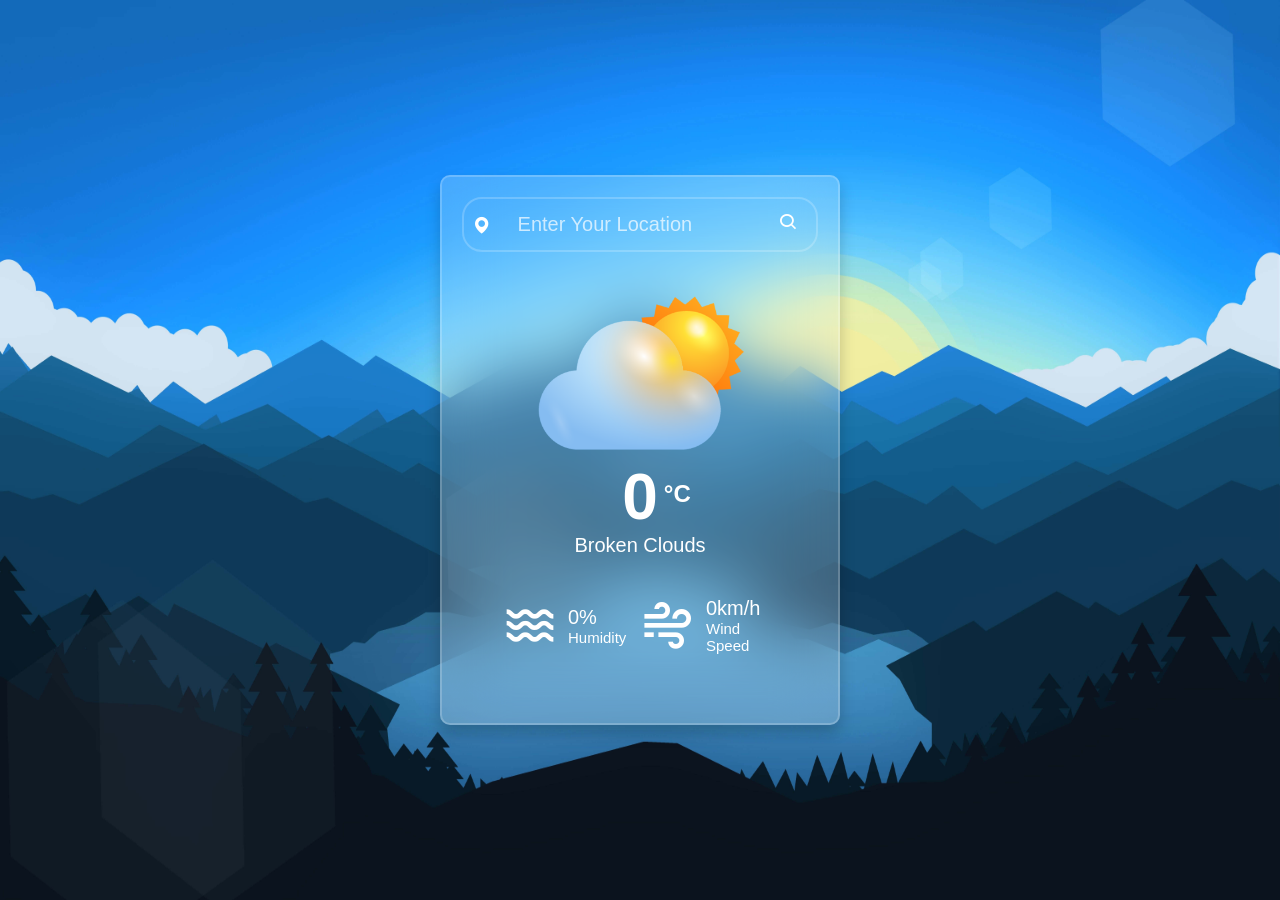
<file: projects/index.html>
<!DOCTYPE html>
<html>
    <head>
        <meta charset="UTF-8">
        <meta name="view-port" content="device-width=width, initial-scale=1.0">
        <meta http-equiv="X-UA-Compatible" content="IE=edge">
        <title>Weather Application</title>
        <link rel="stylesheet" href="style.css">
        <link href='https://unpkg.com/boxicons@2.1.4/css/boxicons.min.css' rel='stylesheet'>

    </head>
    <body>
        
        <div class="container">
            <div class="search-box">
             <i class='bx bxs-map'></i>
             <input type="text" placeholder=" enter your location">
             <button class="bx bx-search" onclick="weather()"></button>
            </div>

            <div class="weather-box">
                <div class="box">
                    <div class="info-weather">
                        <div class="weather">
                            <img src="cloud.png" alt="">
                            <p class="temperature">0<span>°C</span></p>
                            <p class="description">Broken Clouds</p>
                        </div>
                    </div>
                </div>
            </div>
            
            <div class="weather-details">
                <div class="humidity">
                    <i class='bx bx-water'></i>
                    <div class="text">
                        <div class="info-humidity">
                            <span>0%</span>
                        </div>
                        <p>Humidity</p>
                    </div>
                </div>

                <div class="wind">
                    <i class='bx bx-wind'></i>
                    <div class="text">
                        <div class="info-speed">
                            <span>0km/h</span>
                        </div>
                        <p>Wind Speed</p>
                    </div>
                </div>

            </div>
        </div>


        <script src="weather.js"></script>
    </body>
</html>
</file>
<file: projects/style.css>
* {
    margin: 0;
    padding: 0;
    box-sizing: border-box;
    font-family: "Poppins", sans-serif;
}

body {
    display: flex;
    justify-content: center;
    align-items: center;
    min-height: 100vh;
    background: url('the-essence-of-simplicity-my42pi116ewb4l6h.jpg');
    background-position: center;
    background-size: 100% 100%;
}

.container {
    position: relative;
    width: 400px;
    height: 550px;
    border-radius: 10px;
    backdrop-filter: blur(30px);
    background-color: rgba(255, 255, 255, 0.2);
    padding: 20px;
    border: 2px solid rgba(255, 255, 255, 0.2);
    box-shadow: 0 8px 15px rgba(0, 0, 0, 0.2);
    color: white;
}

.search-box {
    position: relative;
    width: 100%;
    height: 55px;
    display: flex;
    align-items: center;
}

.search-box i {
    position: absolute;
    left: 10px;
    font-size: 20px;
}

.search-box input {
    position: absolute;
    width: 100%;
    height: 100%;
    background-color: transparent;
    border: 2px solid rgba(255, 255, 255, 0.2);
    outline: none;
    font-size: 20px;
    color: white;
    font-weight: 500;
    text-transform: uppercase;
    padding: 0 48px;
    border-radius: 20px;
}

.search-box input::placeholder {
    color: rgba(255, 255, 255, 0.7);
    text-transform: capitalize;
}

.search-box button {
    position: absolute;
    right: 0;
    height: 100%;
    width: 40px;
    background: transparent;
    border: none;
    outline: none;
    font-size: 20px;
    color: white;
    padding: 0 40px 5px;
    cursor: pointer;
    transition: color 0.1 ease;
}

.search-box button:hover {
    color: lightblue;
}
.weather-box{
    text-align: center;
    margin: 40px 0;
}
.weather-box img{
    width: 60%;
}

.weather-box .temperature{
    position: relative;
    font-size: 64px;
    font-weight: 700;
}
.weather-box .temperature span{
    position: absolute;
    font-size: 24px;
    margin-left: 4px;
    margin: 20px 6px -30px;
}
.weather-box .description{
    font-size: 20px;
    font-weight: 500;
    text-transform: capitalize;
}
.weather-details{
    position: relative;
    margin-bottom: 40px;
    left: 0;
    width:100%;
    padding: 0 20px;
    display: flex;
}
.weather-details .humidity,
.weather-details .wind{
    display:  flex;
    align-items: center;
    width:50%;
}

.weather-details .humidity{
    padding-left: 20px;
    justify-content: flex-start;
}

.weather-details .wind{
    padding-right: 20px;
    justify-content: flex-end;
}
.weather-details i{
    font-size:56px;
    margin-right: 10px;
}
.weather-details span{
    display: inine-block;
    font-size: 20px;
    font-weight: 500;
}
.weather-details p{
    font-size: 15px;
    font-weight: 500;
}
</file>
